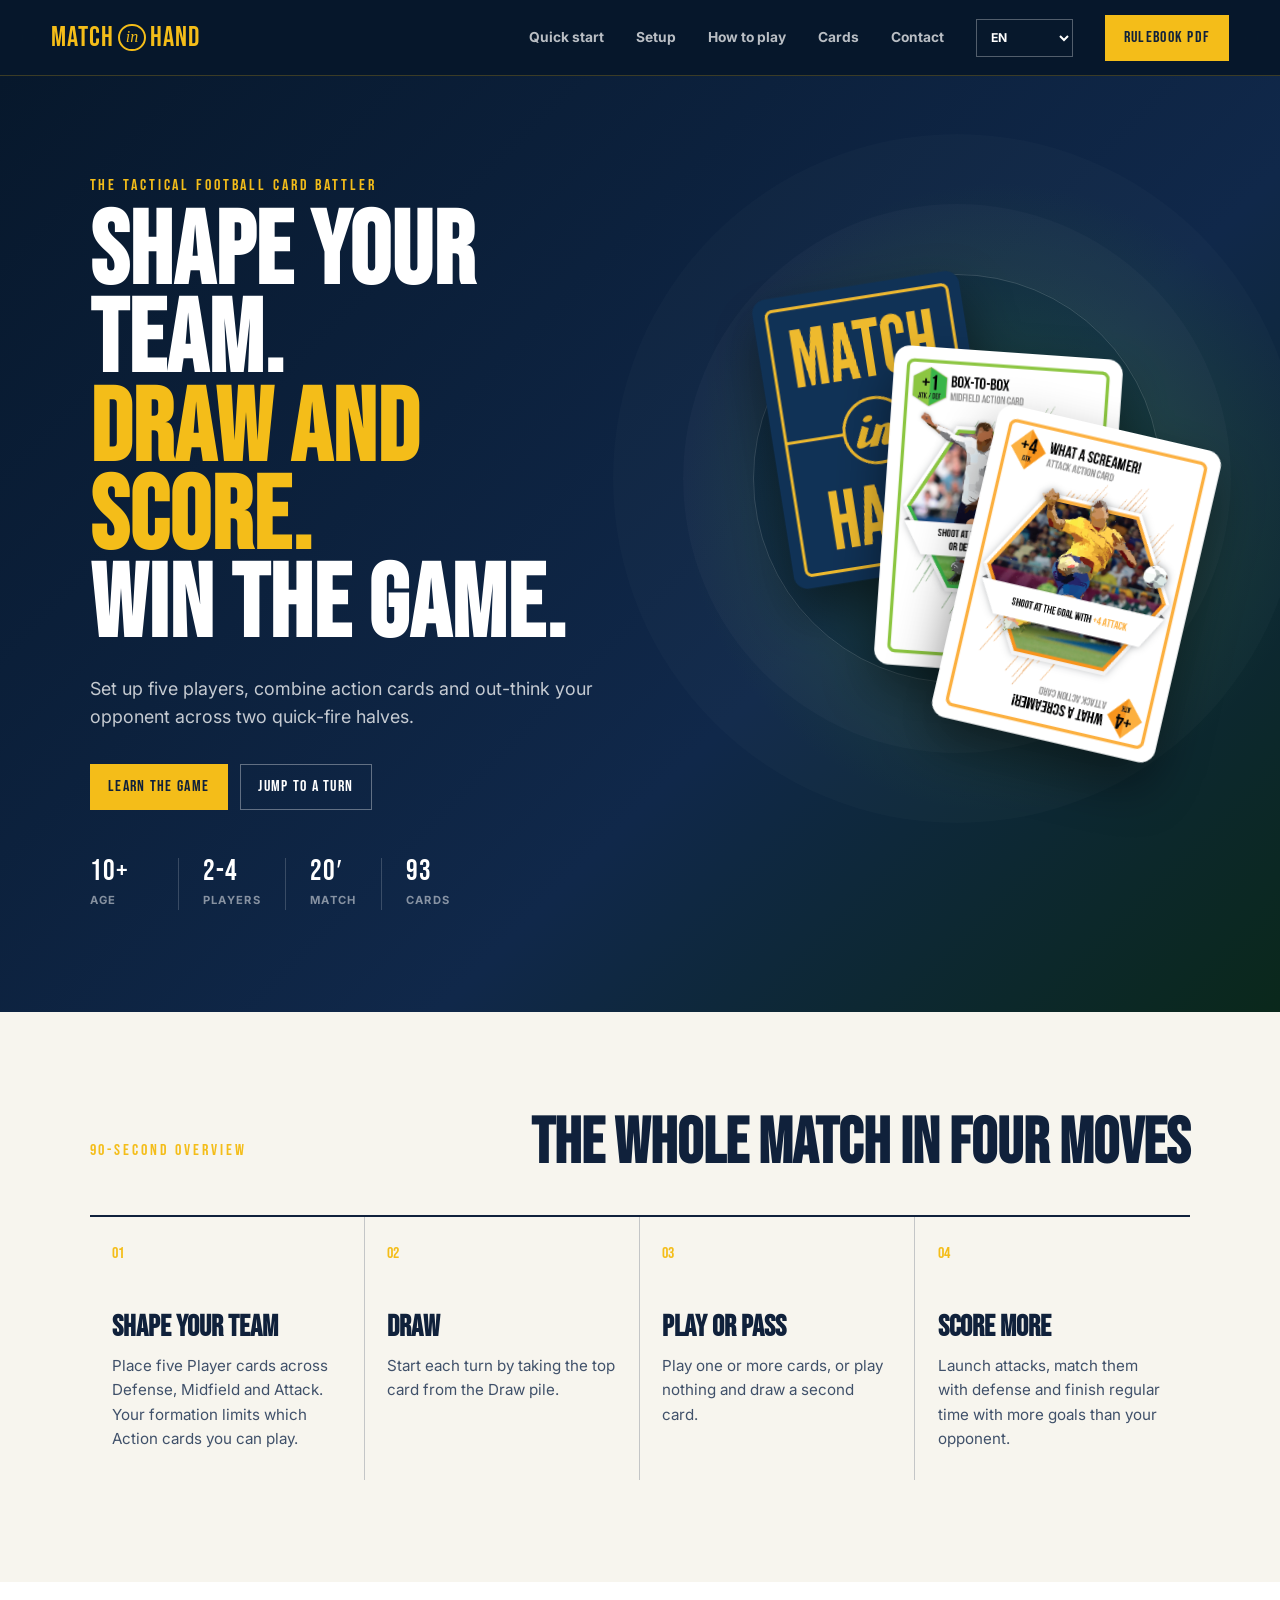
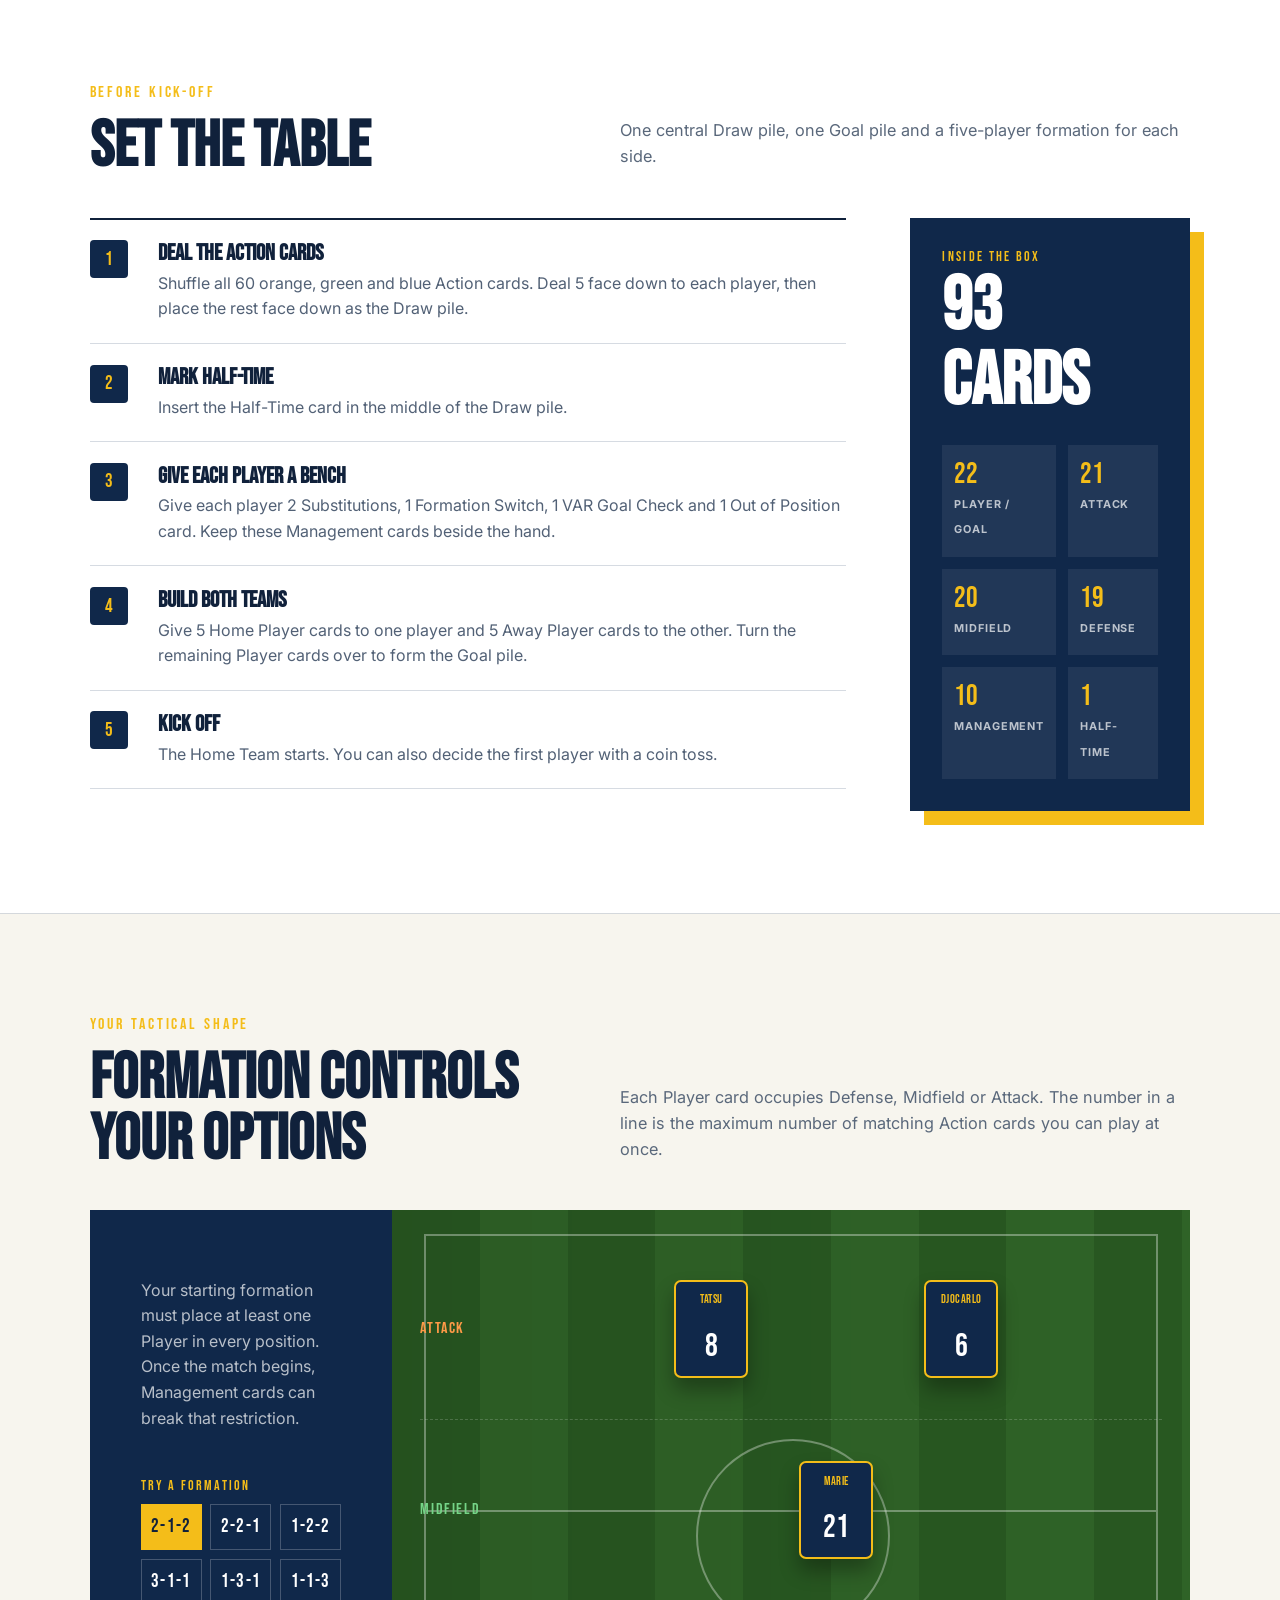
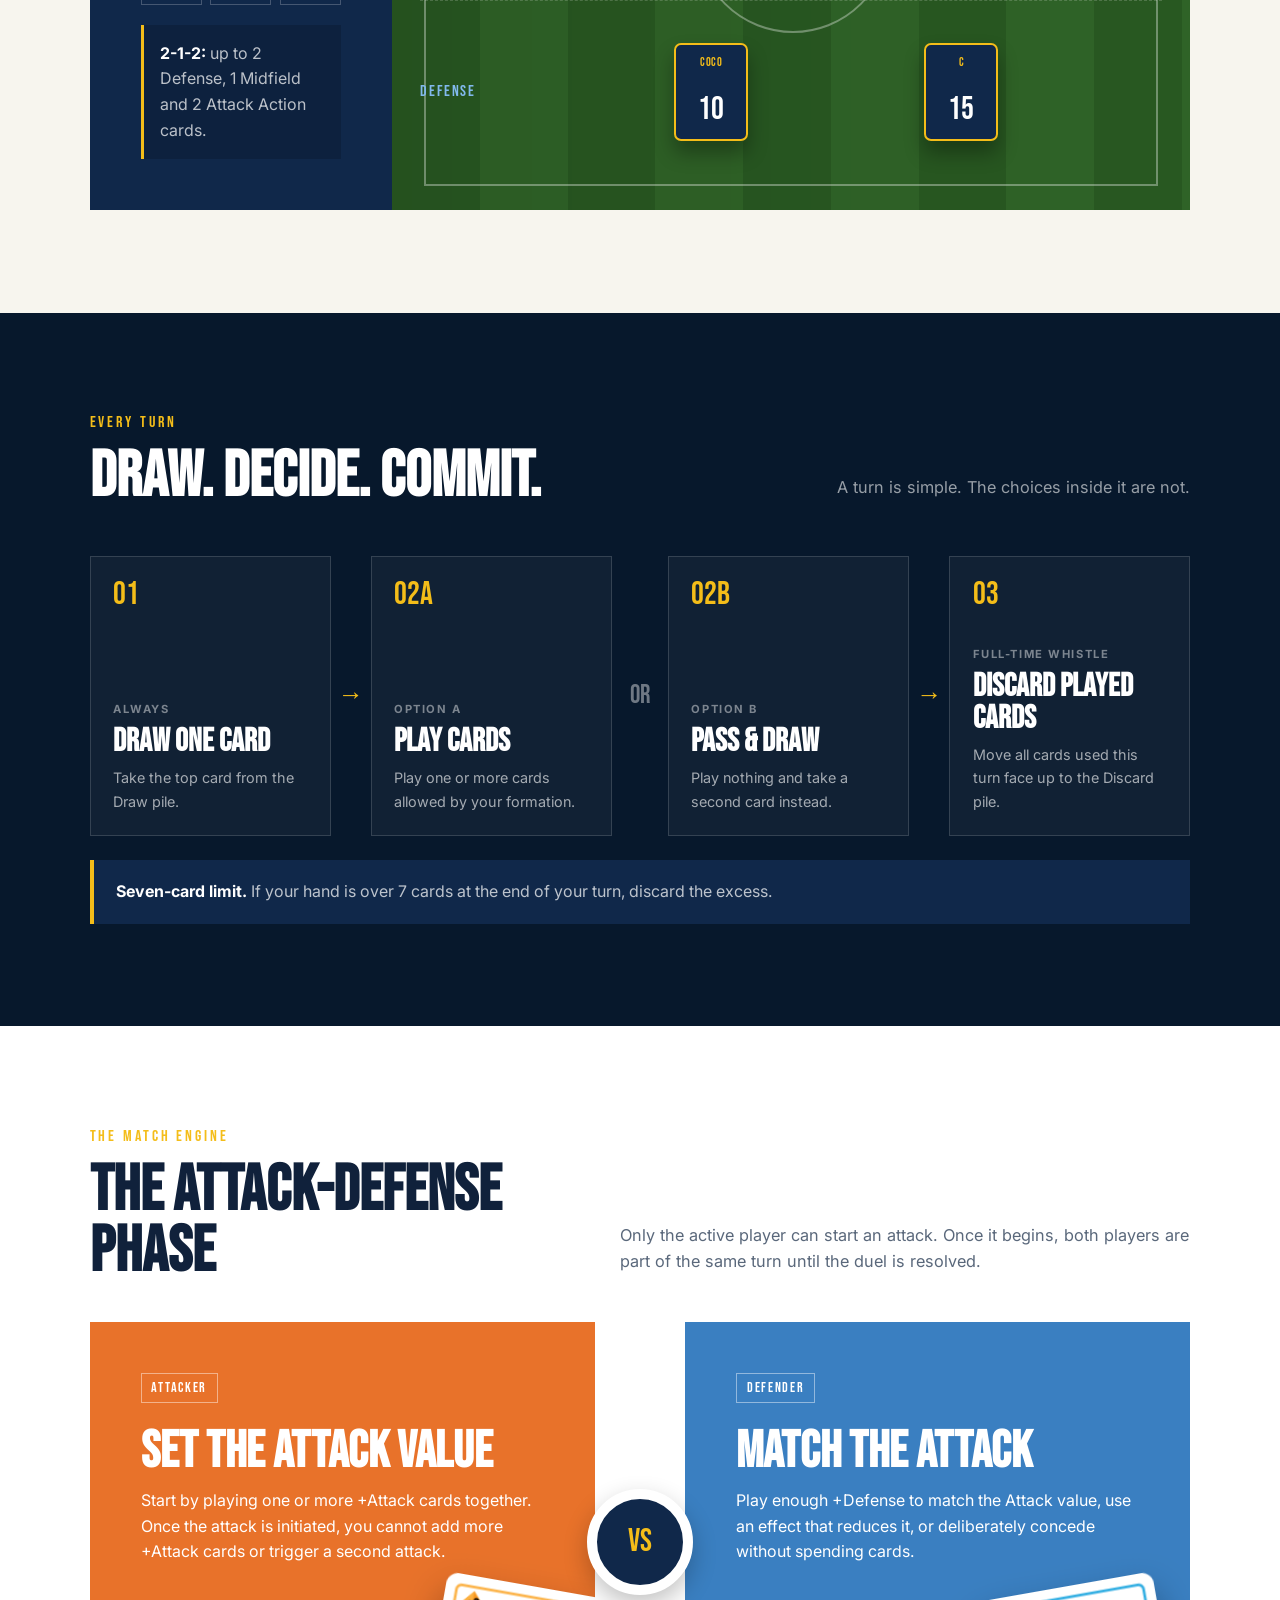
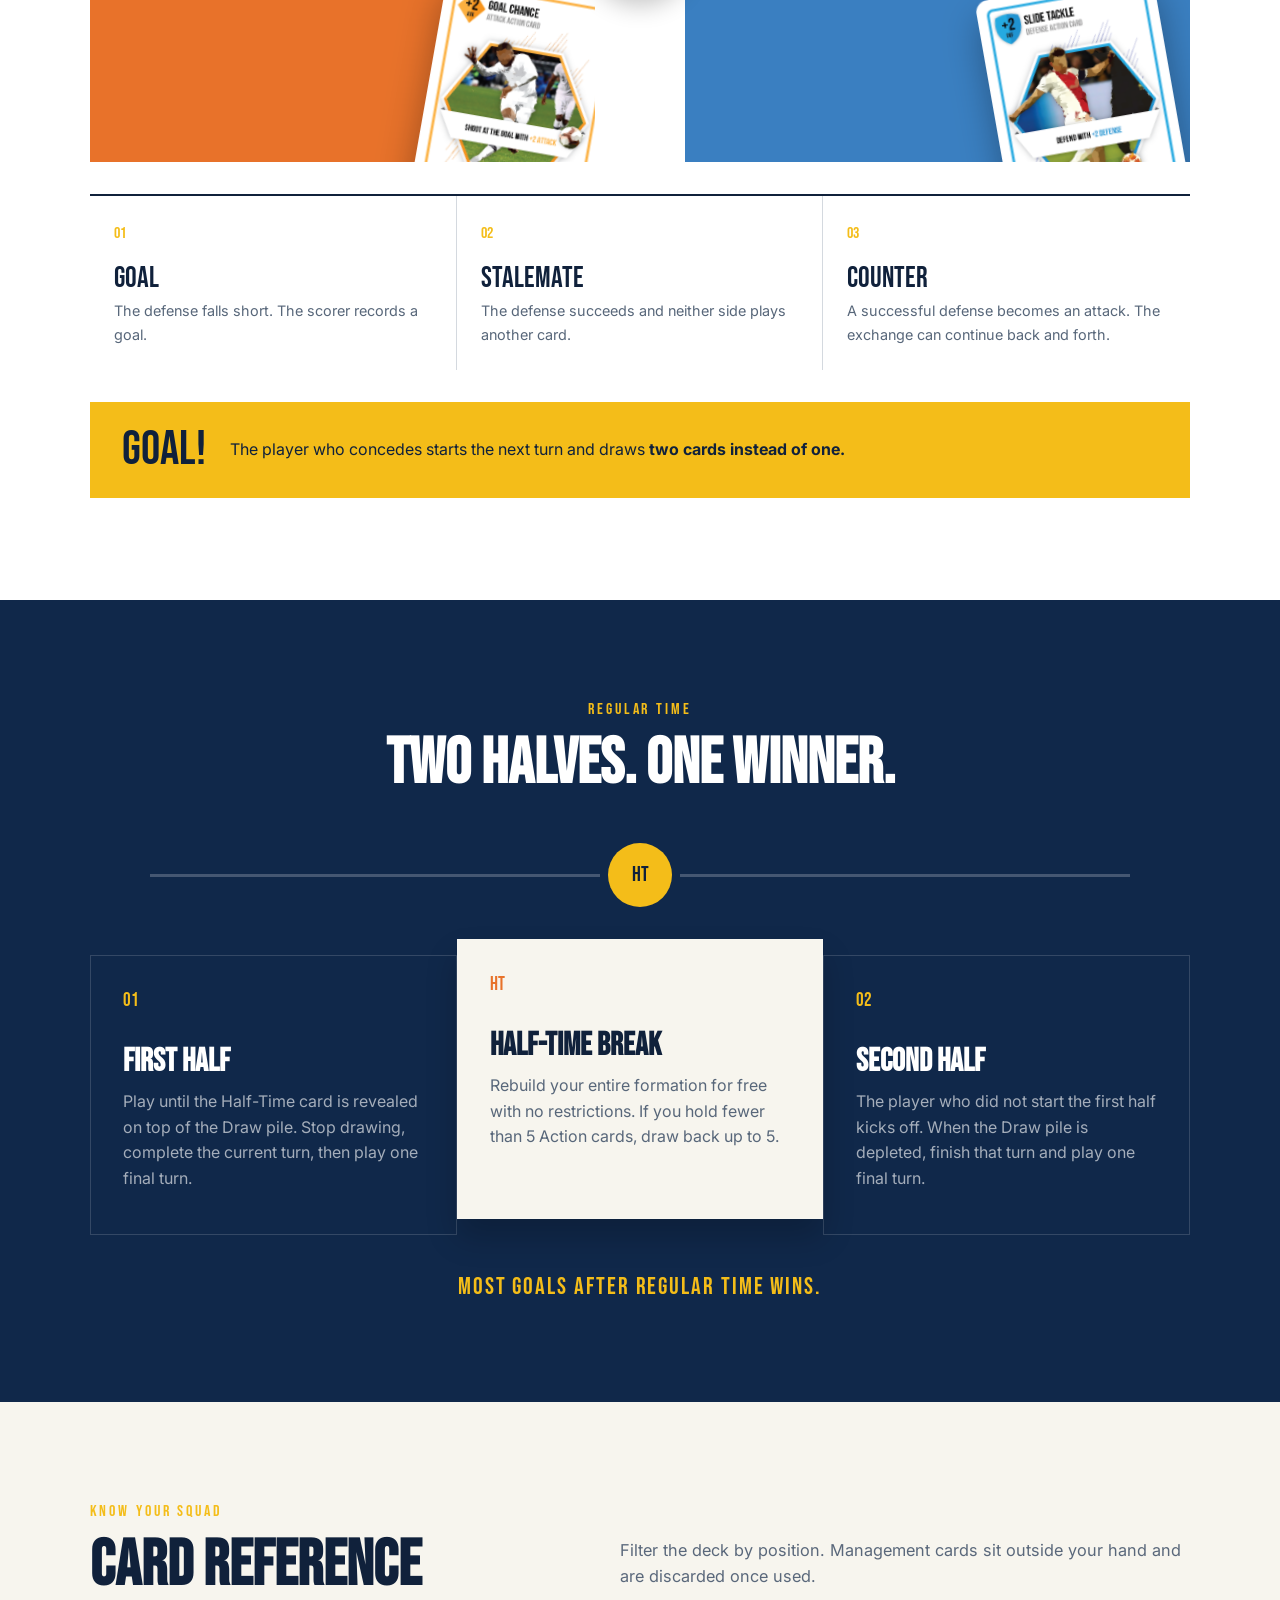
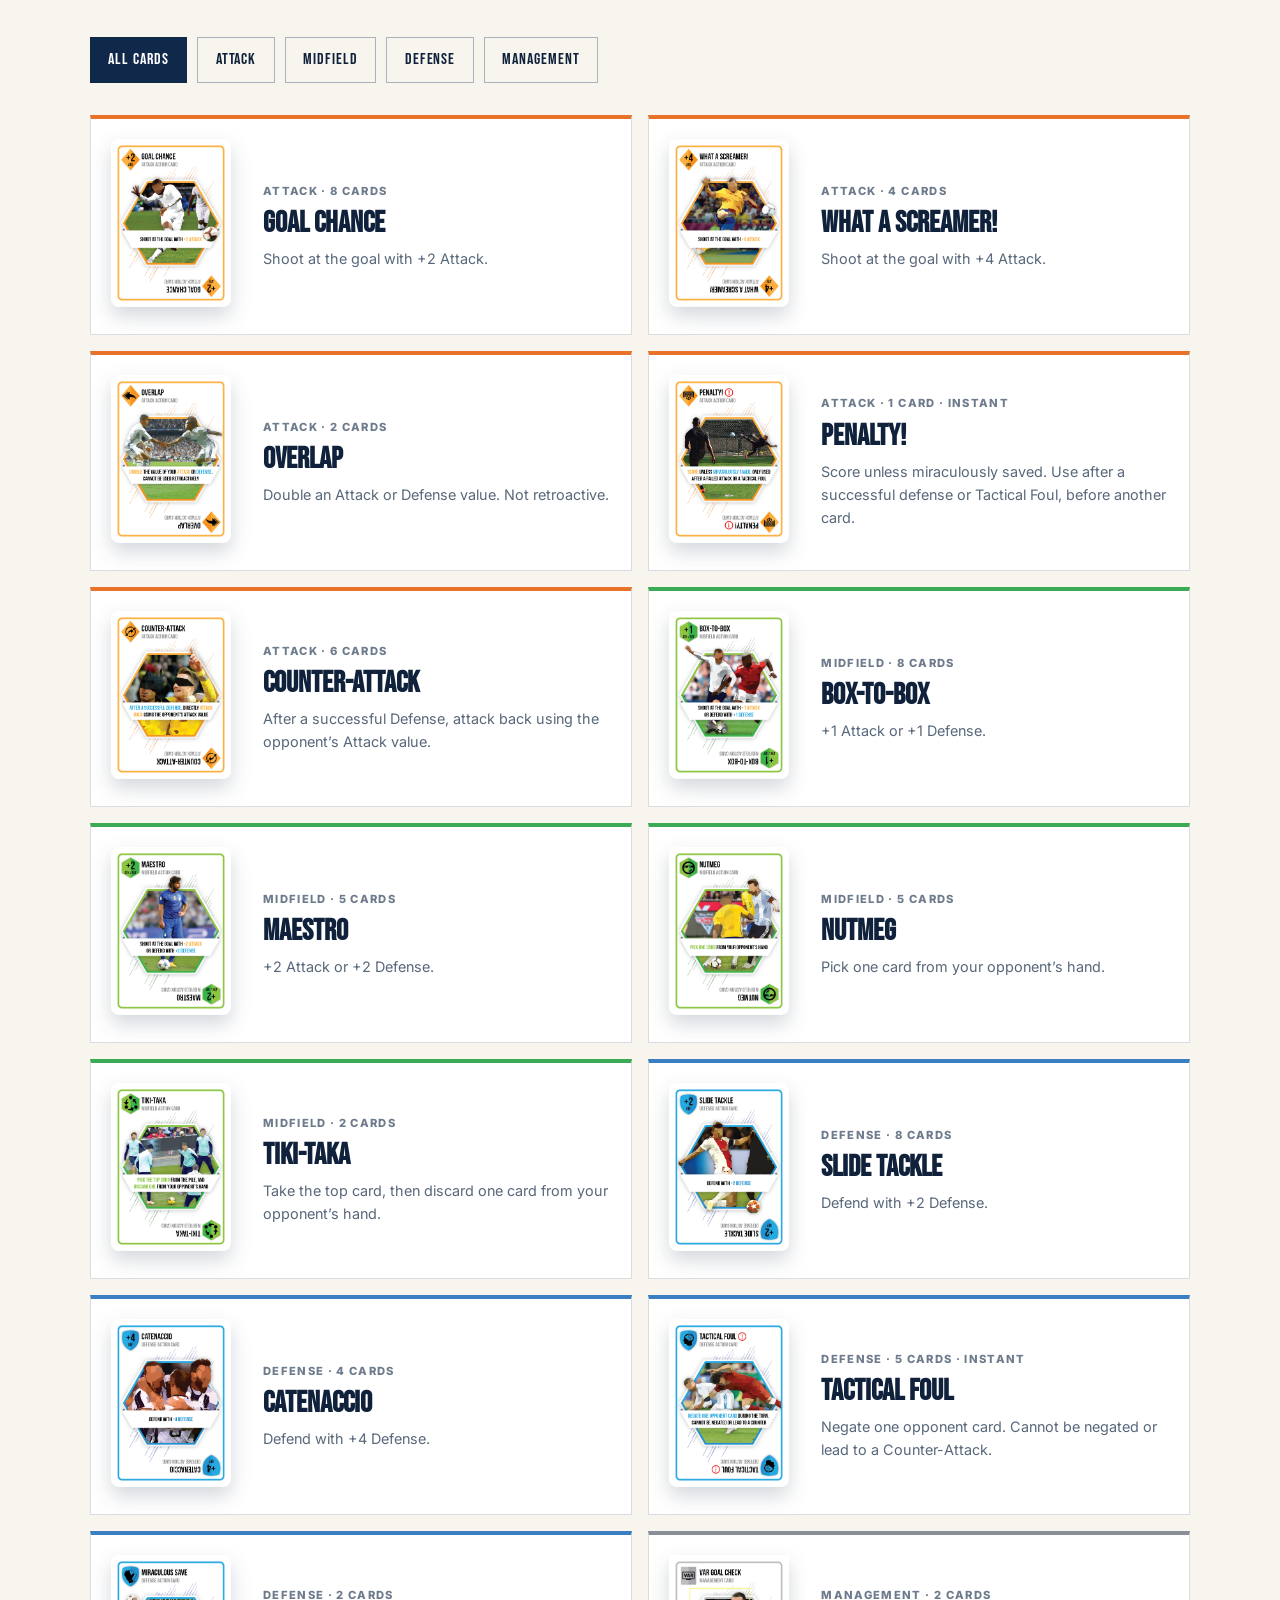
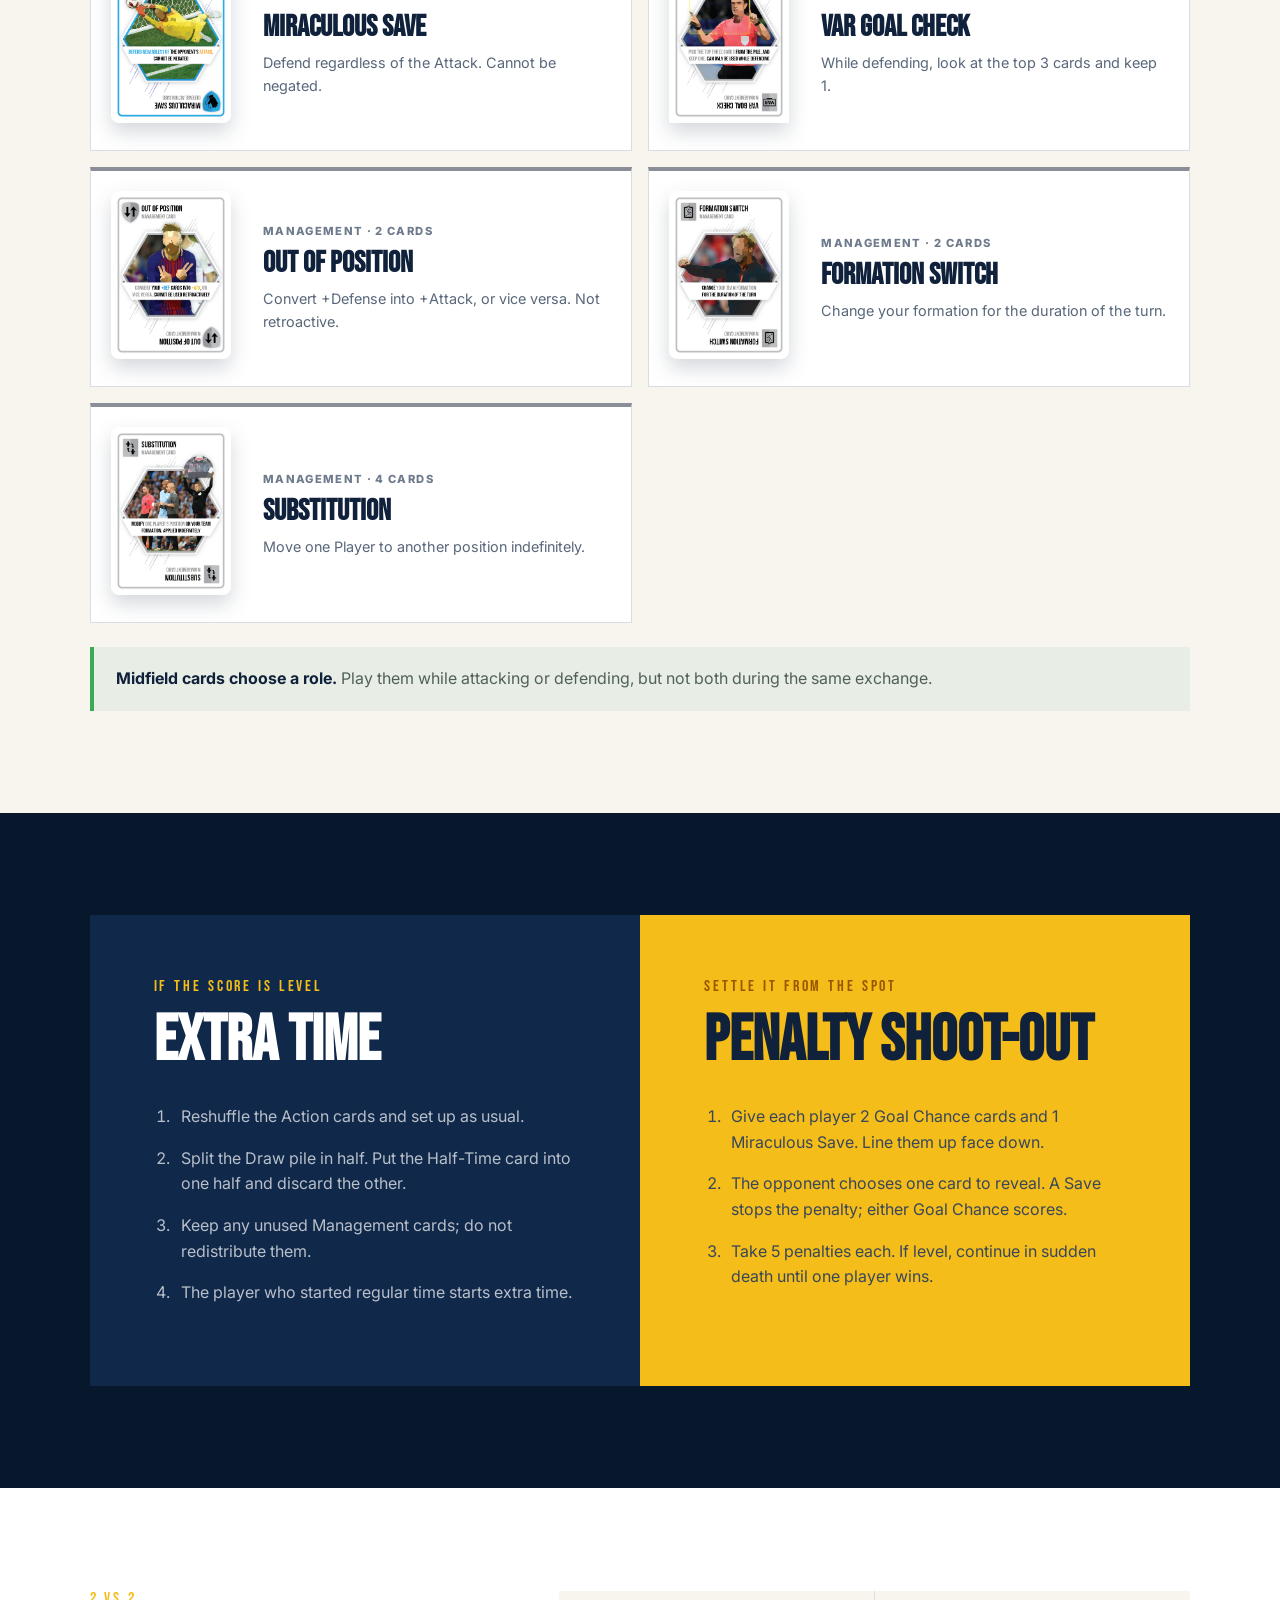
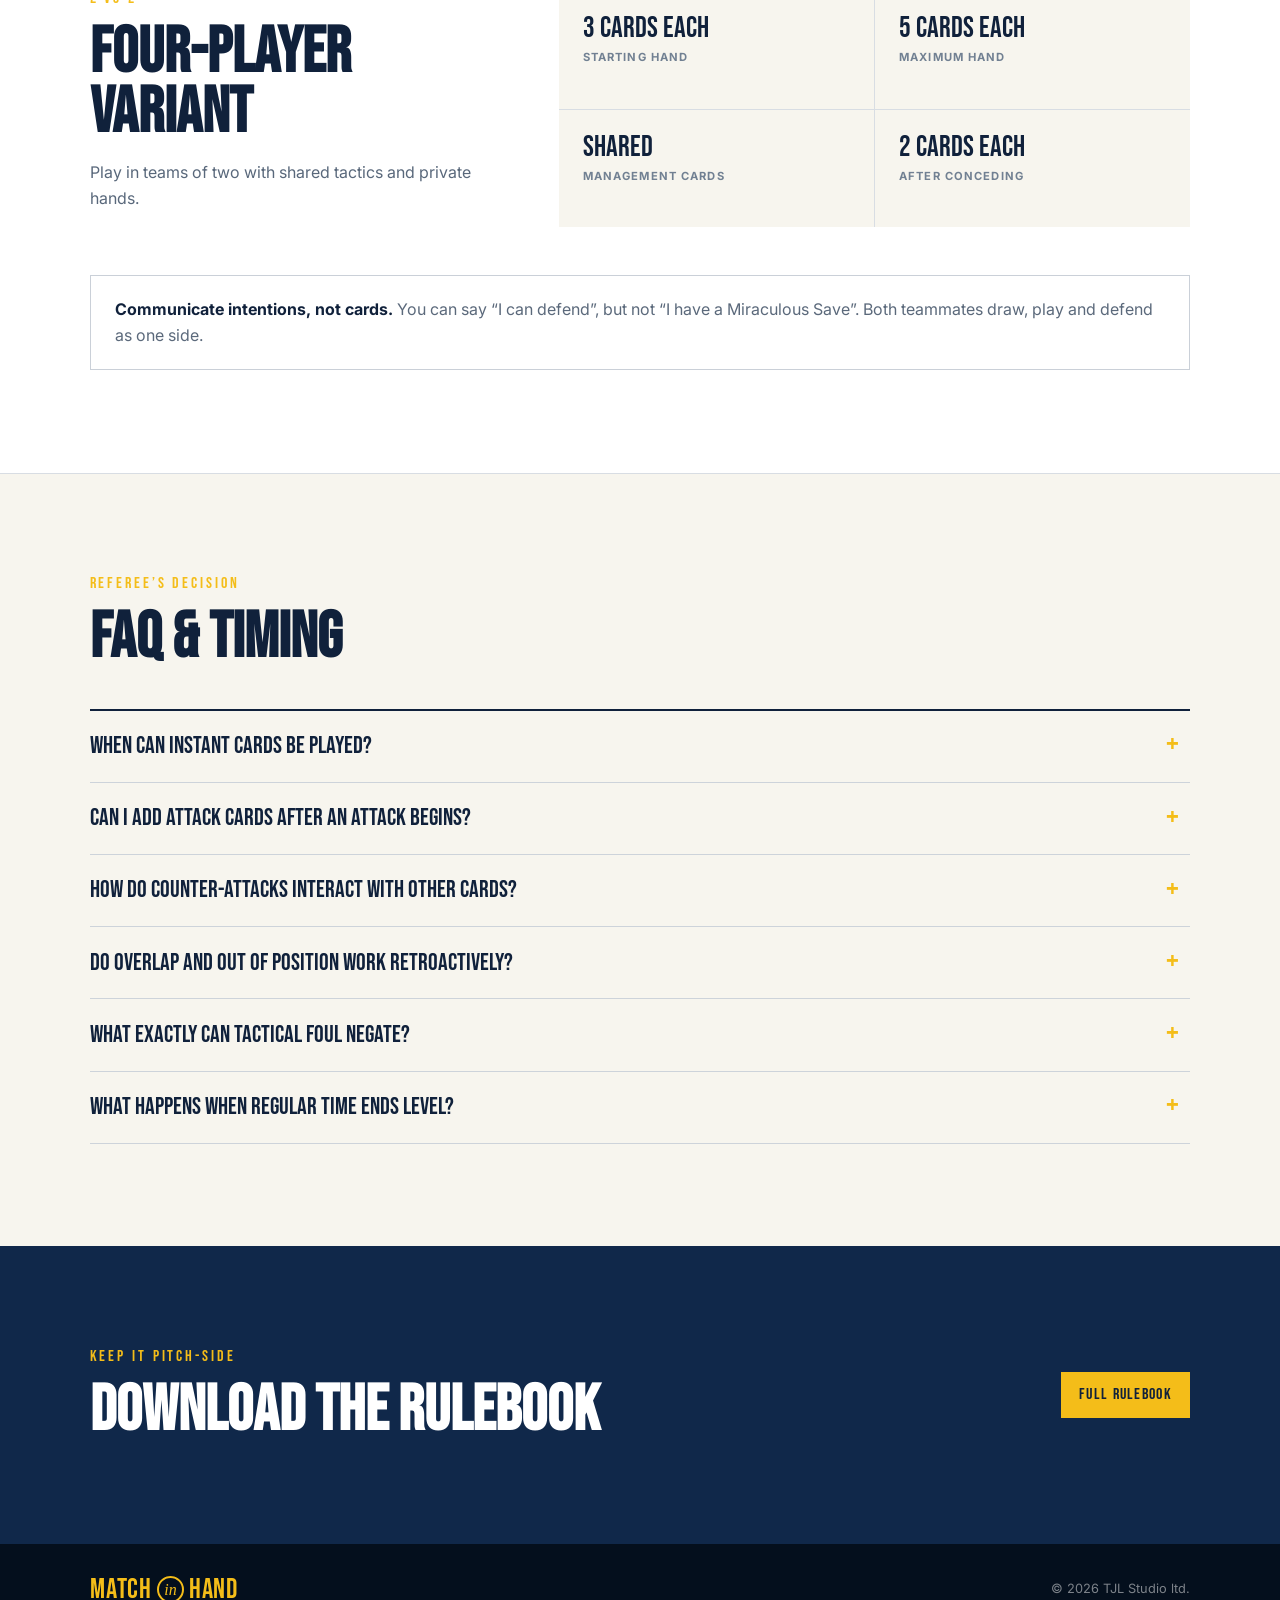
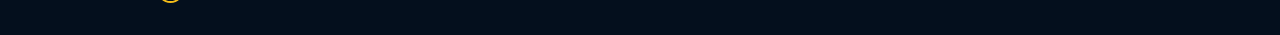
<file: index.html>
<!doctype html>
<html lang="en">
<head>
  <meta charset="utf-8">
  <meta name="viewport" content="width=device-width, initial-scale=1">
  <meta name="theme-color" content="#10284a">
  <meta name="description" content="Learn how to play Match In Hand, the fast-paced tactical football card battler.">
  <title>How to Play | Match In Hand</title>
  <link rel="preconnect" href="https://fonts.googleapis.com">
  <link rel="preconnect" href="https://fonts.gstatic.com" crossorigin>
  <link href="https://fonts.googleapis.com/css2?family=Bebas+Neue&family=Inter:wght@400;600;700;800&display=swap" rel="stylesheet">
  <link rel="icon" type="image/x-icon" href="assets/match-in-hand.ico">
  <link rel="stylesheet" href="assets/site.css?v=20260913-1">
</head>
<body data-page="rules">
  <a class="skip-link" href="#main">Skip to the rules</a>
  <header class="site-header">
    <a class="wordmark wordmark-match" href="#top" aria-label="Match In Hand home">
      <span>MATCH</span><i>in</i><span>HAND</span>
    </a>
    <nav aria-label="Primary navigation">
      <a href="#quick-start">Quick start</a>
      <a href="#setup">Setup</a>
      <a href="#turns">How to play</a>
      <a href="#cards">Cards</a>
      <a href="contact/">Contact</a>
    </nav>
    <label class="language-picker"><span class="sr-only">Language</span><select data-language-select aria-label="Language"><option value="en">EN</option><option value="fr">FR</option><option value="es">ES</option><option value="it">IT</option><option value="de">DE</option><option value="ja">日本語</option></select></label>
    <a class="header-cta" href="assets/MatchInHand_RulesSheet_v2.3.pdf" download>Rulebook PDF</a>
  </header>

  <main id="main">
    <section class="hero" id="top">
      <div class="hero-copy">
        <p class="eyebrow">The tactical football card battler</p>
        <h1>Shape your team.<br><em>Draw and score.</em><br>Win the game.</h1>
        <p class="hero-lede">Set up five players, combine action cards and out-think your opponent across two quick-fire halves.</p>
        <div class="hero-actions">
          <a class="button button-primary" href="#quick-start">Learn the game</a>
          <a class="button button-quiet" href="#turns">Jump to a turn</a>
        </div>
        <ul class="match-facts" aria-label="Game information">
          <li><strong>10+</strong><span>Age</span></li>
          <li><strong>2-4</strong><span>Players</span></li>
          <li><strong>20′</strong><span>Match</span></li>
          <li><strong>93</strong><span>Cards</span></li>
        </ul>
      </div>
      <div class="hero-art" aria-label="Match In Hand cards">
        <span class="pitch-ring" aria-hidden="true"></span>
        <img class="hero-card hero-card-back" src="assets/cards/MatchInHand_Card_Back.png" alt="Match In Hand card back">
        <img class="hero-card hero-card-mid" src="assets/cards/BoxToBox_Card_MID_BoxToBox.png" alt="Box-to-Box midfield action card">
        <img class="hero-card hero-card-atk" src="assets/cards/BoxToBox_Card_ATT_WhatAScreamer.png" alt="What a Screamer attack action card">
      </div>
    </section>

    <section class="quick-start section" id="quick-start">
      <div class="section-heading">
        <p class="eyebrow">90-second overview</p>
        <h2>The whole match in four moves</h2>
      </div>
      <ol class="quick-grid">
        <li><span>01</span><h3>Shape your team</h3><p>Place five Player cards across Defense, Midfield and Attack. Your formation limits which Action cards you can play.</p></li>
        <li><span>02</span><h3>Draw</h3><p>Start each turn by taking the top card from the Draw pile.</p></li>
        <li><span>03</span><h3>Play or pass</h3><p>Play one or more cards, or play nothing and draw a second card.</p></li>
        <li><span>04</span><h3>Score more</h3><p>Launch attacks, match them with defense and finish regular time with more goals than your opponent.</p></li>
      </ol>
    </section>

    <section class="setup section" id="setup">
      <div class="section-heading">
        <div><p class="eyebrow">Before kick-off</p><h2>Set the table</h2></div>
        <p class="section-intro">One central Draw pile, one Goal pile and a five-player formation for each side.</p>
      </div>
      <div class="setup-layout">
        <ol class="numbered-list">
          <li><span>1</span><div><h3>Deal the action cards</h3><p>Shuffle all 60 orange, green and blue Action cards. Deal 5 face down to each player, then place the rest face down as the Draw pile.</p></div></li>
          <li><span>2</span><div><h3>Mark half-time</h3><p>Insert the Half-Time card in the middle of the Draw pile.</p></div></li>
          <li><span>3</span><div><h3>Give each player a bench</h3><p>Give each player 2 Substitutions, 1 Formation Switch, 1 VAR Goal Check and 1 Out of Position card. Keep these Management cards beside the hand.</p></div></li>
          <li><span>4</span><div><h3>Build both teams</h3><p>Give 5 Home Player cards to one player and 5 Away Player cards to the other. Turn the remaining Player cards over to form the Goal pile.</p></div></li>
          <li><span>5</span><div><h3>Kick off</h3><p>The Home Team starts. You can also decide the first player with a coin toss.</p></div></li>
        </ol>
        <aside class="kit-panel" aria-label="Game components">
          <p class="panel-kicker">Inside the box</p>
          <h3>93 cards</h3>
          <ul class="component-list">
            <li><b>22</b><span>Player / Goal</span></li>
            <li><b>21</b><span>Attack</span></li>
            <li><b>20</b><span>Midfield</span></li>
            <li><b>19</b><span>Defense</span></li>
            <li><b>10</b><span>Management</span></li>
            <li><b>1</b><span>Half-Time</span></li>
          </ul>
        </aside>
      </div>
    </section>

    <section class="formation section" id="formation">
      <div class="section-heading">
        <div><p class="eyebrow">Your tactical shape</p><h2>Formation controls your options</h2></div>
        <p class="section-intro">Each Player card occupies Defense, Midfield or Attack. The number in a line is the maximum number of matching Action cards you can play at once.</p>
      </div>
      <div class="formation-shell">
        <div class="formation-copy">
          <p>Your starting formation must place at least one Player in every position. Once the match begins, Management cards can break that restriction.</p>
          <div class="preset-label">Try a formation</div>
          <div class="formation-presets" role="group" aria-label="Formation examples">
            <button type="button" data-formation="2-1-2" aria-pressed="true">2-1-2</button>
            <button type="button" data-formation="2-2-1" aria-pressed="false">2-2-1</button>
            <button type="button" data-formation="1-2-2" aria-pressed="false">1-2-2</button>
            <button type="button" data-formation="3-1-1" aria-pressed="false">3-1-1</button>
            <button type="button" data-formation="1-3-1" aria-pressed="false">1-3-1</button>
            <button type="button" data-formation="1-1-3" aria-pressed="false">1-1-3</button>
          </div>
          <p class="formation-note" id="formation-note"><strong>2-1-2:</strong> up to 2 Defense, 1 Midfield and 2 Attack Action cards.</p>
        </div>
        <div class="formation-board" aria-live="polite">
          <div class="pitch-markings" aria-hidden="true"></div>
          <div class="formation-lane attack-lane"><span>Attack</span><div class="player-row" data-line="attack"></div></div>
          <div class="formation-lane midfield-lane"><span>Midfield</span><div class="player-row" data-line="midfield"></div></div>
          <div class="formation-lane defense-lane"><span>Defense</span><div class="player-row" data-line="defense"></div></div>
        </div>
      </div>
    </section>

    <section class="turns section" id="turns">
      <div class="section-heading light-heading">
        <div><p class="eyebrow">Every turn</p><h2>Draw. Decide. Commit.</h2></div>
        <p class="section-intro">A turn is simple. The choices inside it are not.</p>
      </div>
      <div class="turn-track" aria-label="Turn sequence">
        <article><span class="turn-number">01</span><div><p class="turn-kicker">Always</p><h3>Draw one card</h3><p>Take the top card from the Draw pile.</p></div></article>
        <div class="track-arrow" aria-hidden="true">→</div>
        <article><span class="turn-number">02A</span><div><p class="turn-kicker">Option A</p><h3>Play cards</h3><p>Play one or more cards allowed by your formation.</p></div></article>
        <div class="track-or" aria-hidden="true">or</div>
        <article><span class="turn-number">02B</span><div><p class="turn-kicker">Option B</p><h3>Pass & draw</h3><p>Play nothing and take a second card instead.</p></div></article>
        <div class="track-arrow" aria-hidden="true">→</div>
        <article><span class="turn-number">03</span><div><p class="turn-kicker">Full-time whistle</p><h3>Discard played cards</h3><p>Move all cards used this turn face up to the Discard pile.</p></div></article>
      </div>
      <div class="touchline-note"><strong>Seven-card limit.</strong> If your hand is over 7 cards at the end of your turn, discard the excess.</div>
    </section>

    <section class="duel section" id="attack-defense">
      <div class="section-heading">
        <div><p class="eyebrow">The match engine</p><h2>The attack-defense phase</h2></div>
        <p class="section-intro">Only the active player can start an attack. Once it begins, both players are part of the same turn until the duel is resolved.</p>
      </div>
      <div class="duel-grid">
        <article class="duel-card attack-rule">
          <span class="phase-tag">Attacker</span>
          <h3>Set the attack value</h3>
          <p>Start by playing one or more +Attack cards together. Once the attack is initiated, you cannot add more +Attack cards or trigger a second attack.</p>
          <img src="assets/cards/BoxToBox_Card_ATT_GoalChance.png" alt="Goal Chance card: plus two Attack" loading="lazy">
        </article>
        <div class="versus" aria-hidden="true"><span>VS</span></div>
        <article class="duel-card defense-rule">
          <span class="phase-tag">Defender</span>
          <h3>Match the attack</h3>
          <p>Play enough +Defense to match the Attack value, use an effect that reduces it, or deliberately concede without spending cards.</p>
          <img src="assets/cards/BoxToBox_Card_DEF_SlideTackle.png" alt="Slide Tackle card: plus two Defense" loading="lazy">
        </article>
      </div>
      <div class="outcome-strip">
        <div><span>01</span><strong>Goal</strong><p>The defense falls short. The scorer records a goal.</p></div>
        <div><span>02</span><strong>Stalemate</strong><p>The defense succeeds and neither side plays another card.</p></div>
        <div><span>03</span><strong>Counter</strong><p>A successful defense becomes an attack. The exchange can continue back and forth.</p></div>
      </div>
      <div class="goal-rule"><span>GOAL!</span><p>The player who concedes starts the next turn and draws <strong>two cards instead of one.</strong></p></div>
    </section>

    <section class="match-clock section" id="match-clock">
      <div class="clock-heading">
        <p class="eyebrow">Regular time</p>
        <h2>Two halves. One winner.</h2>
      </div>
      <div class="clock-line" aria-hidden="true"><span></span><i>HT</i><span></span></div>
      <div class="halves-grid">
        <article><b>01</b><h3>First half</h3><p>Play until the Half-Time card is revealed on top of the Draw pile. Stop drawing, complete the current turn, then play one final turn.</p></article>
        <article class="halftime"><b>HT</b><h3>Half-time break</h3><p>Rebuild your entire formation for free with no restrictions. If you hold fewer than 5 Action cards, draw back up to 5.</p></article>
        <article><b>02</b><h3>Second half</h3><p>The player who did not start the first half kicks off. When the Draw pile is depleted, finish that turn and play one final turn.</p></article>
      </div>
      <p class="winner-line">Most goals after regular time wins.</p>
    </section>

    <section class="cards section" id="cards">
      <div class="section-heading">
        <div><p class="eyebrow">Know your squad</p><h2>Card reference</h2></div>
        <p class="section-intro">Filter the deck by position. Management cards sit outside your hand and are discarded once used.</p>
      </div>
      <div class="card-filters" role="group" aria-label="Filter card reference">
        <button type="button" data-filter="all" aria-pressed="true">All cards</button>
        <button type="button" data-filter="attack" aria-pressed="false">Attack</button>
        <button type="button" data-filter="midfield" aria-pressed="false">Midfield</button>
        <button type="button" data-filter="defense" aria-pressed="false">Defense</button>
        <button type="button" data-filter="management" aria-pressed="false">Management</button>
      </div>
      <div class="card-reference-grid">
        <article class="reference-card" data-type="attack"><img src="assets/cards/BoxToBox_Card_ATT_GoalChance.png" alt="Goal Chance" loading="lazy"><div><span>Attack · 8 cards</span><h3>Goal Chance</h3><p>Shoot at the goal with +2 Attack.</p></div></article>
        <article class="reference-card" data-type="attack"><img src="assets/cards/BoxToBox_Card_ATT_WhatAScreamer.png" alt="What a Screamer" loading="lazy"><div><span>Attack · 4 cards</span><h3>What a Screamer!</h3><p>Shoot at the goal with +4 Attack.</p></div></article>
        <article class="reference-card" data-type="attack"><img src="assets/cards/BoxToBox_Card_ATT_Overlap.png" alt="Overlap" loading="lazy"><div><span>Attack · 2 cards</span><h3>Overlap</h3><p>Double an Attack or Defense value. Not retroactive.</p></div></article>
        <article class="reference-card" data-type="attack"><img src="assets/cards/BoxToBox_Card_ATT_Penalty.png" alt="Penalty" loading="lazy"><div><span>Attack · 1 card · Instant</span><h3>Penalty!</h3><p>Score unless miraculously saved. Use after a successful defense or Tactical Foul, before another card.</p></div></article>
        <article class="reference-card" data-type="attack"><img src="assets/cards/BoxToBox_Card_ATT_CounterAttack.png" alt="Counter-Attack" loading="lazy"><div><span>Attack · 6 cards</span><h3>Counter-Attack</h3><p>After a successful Defense, attack back using the opponent’s Attack value.</p></div></article>
        <article class="reference-card" data-type="midfield"><img src="assets/cards/BoxToBox_Card_MID_BoxToBox.png" alt="Box-to-Box" loading="lazy"><div><span>Midfield · 8 cards</span><h3>Box-to-Box</h3><p>+1 Attack or +1 Defense.</p></div></article>
        <article class="reference-card" data-type="midfield"><img src="assets/cards/BoxToBox_Card_MID_Maestro.png" alt="Maestro" loading="lazy"><div><span>Midfield · 5 cards</span><h3>Maestro</h3><p>+2 Attack or +2 Defense.</p></div></article>
        <article class="reference-card" data-type="midfield"><img src="assets/cards/BoxToBox_Card_MID_Nutmeg.png" alt="Nutmeg" loading="lazy"><div><span>Midfield · 5 cards</span><h3>Nutmeg</h3><p>Pick one card from your opponent’s hand.</p></div></article>
        <article class="reference-card" data-type="midfield"><img src="assets/cards/BoxToBox_Card_MID_TikiTaka.png" alt="Tiki-Taka" loading="lazy"><div><span>Midfield · 2 cards</span><h3>Tiki-Taka</h3><p>Take the top card, then discard one card from your opponent’s hand.</p></div></article>
        <article class="reference-card" data-type="defense"><img src="assets/cards/BoxToBox_Card_DEF_SlideTackle.png" alt="Slide Tackle" loading="lazy"><div><span>Defense · 8 cards</span><h3>Slide Tackle</h3><p>Defend with +2 Defense.</p></div></article>
        <article class="reference-card" data-type="defense"><img src="assets/cards/BoxToBox_Card_DEF_Catenaccio.png" alt="Catenaccio" loading="lazy"><div><span>Defense · 4 cards</span><h3>Catenaccio</h3><p>Defend with +4 Defense.</p></div></article>
        <article class="reference-card" data-type="defense"><img src="assets/cards/BoxToBox_Card_DEF_TacticalFoul.png" alt="Tactical Foul" loading="lazy"><div><span>Defense · 5 cards · Instant</span><h3>Tactical Foul</h3><p>Negate one opponent card. Cannot be negated or lead to a Counter-Attack.</p></div></article>
        <article class="reference-card" data-type="defense"><img src="assets/cards/BoxToBox_Card_DEF_MiraculousSave.png" alt="Miraculous Save" loading="lazy"><div><span>Defense · 2 cards</span><h3>Miraculous Save</h3><p>Defend regardless of the Attack. Cannot be negated.</p></div></article>
        <article class="reference-card" data-type="management"><img src="assets/cards/BoxToBox_Card_MGT_VARGoalCheck.png" alt="VAR Goal Check" loading="lazy"><div><span>Management · 2 cards</span><h3>VAR Goal Check</h3><p>While defending, look at the top 3 cards and keep 1.</p></div></article>
        <article class="reference-card" data-type="management"><img src="assets/cards/BoxToBox_Card_MGT_OutOfPosition.png" alt="Out of Position" loading="lazy"><div><span>Management · 2 cards</span><h3>Out of Position</h3><p>Convert +Defense into +Attack, or vice versa. Not retroactive.</p></div></article>
        <article class="reference-card" data-type="management"><img src="assets/cards/BoxToBox_Card_MGT_FormationSwitch.png" alt="Formation Switch" loading="lazy"><div><span>Management · 2 cards</span><h3>Formation Switch</h3><p>Change your formation for the duration of the turn.</p></div></article>
        <article class="reference-card" data-type="management"><img src="assets/cards/BoxToBox_Card_MGT_Substitution.png" alt="Substitution" loading="lazy"><div><span>Management · 4 cards</span><h3>Substitution</h3><p>Move one Player to another position indefinitely.</p></div></article>
      </div>
      <p class="midfield-rule"><strong>Midfield cards choose a role.</strong> Play them while attacking or defending, but not both during the same exchange.</p>
    </section>

    <section class="extra section" id="extra-time">
      <div class="extra-grid">
        <article>
          <p class="eyebrow">If the score is level</p><h2>Extra time</h2>
          <ol><li>Reshuffle the Action cards and set up as usual.</li><li>Split the Draw pile in half. Put the Half-Time card into one half and discard the other.</li><li>Keep any unused Management cards; do not redistribute them.</li><li>The player who started regular time starts extra time.</li></ol>
        </article>
        <article class="shootout">
          <p class="eyebrow">Settle it from the spot</p><h2>Penalty shoot-out</h2>
          <ol><li>Give each player 2 Goal Chance cards and 1 Miraculous Save. Line them up face down.</li><li>The opponent chooses one card to reveal. A Save stops the penalty; either Goal Chance scores.</li><li>Take 5 penalties each. If level, continue in sudden death until one player wins.</li></ol>
        </article>
      </div>
    </section>

    <section class="four-player section" id="four-player">
      <div class="four-player-copy"><p class="eyebrow">2 vs 2</p><h2>Four-player variant</h2><p>Play in teams of two with shared tactics and private hands.</p></div>
      <ul>
        <li><strong>3 cards each</strong><span>Starting hand</span></li>
        <li><strong>5 cards each</strong><span>Maximum hand</span></li>
        <li><strong>Shared</strong><span>Management cards</span></li>
        <li><strong>2 cards each</strong><span>After conceding</span></li>
      </ul>
      <div class="team-rule"><strong>Communicate intentions, not cards.</strong> You can say “I can defend”, but not “I have a Miraculous Save”. Both teammates draw, play and defend as one side.</div>
    </section>

    <section class="faq section" id="faq">
      <div class="section-heading"><div><p class="eyebrow">Referee’s decision</p><h2>FAQ & timing</h2></div></div>
      <div class="faq-list">
        <details><summary>When can Instant cards be played?</summary><p>Whenever an opponent plays a card, unless the card says otherwise. Penalty! is played immediately after a successful defense or Tactical Foul and before any additional card. Tactical Foul can stop a Counter-Attack if it is played just before the Counter and the opponent defended with +Defense cards.</p></details>
        <details><summary>Can I add Attack cards after an attack begins?</summary><p>No. Choose the complete initial Attack value when you launch the attack. Once initiated, you cannot add more +Attack cards or trigger a second attack.</p></details>
        <details><summary>How do Counter-Attacks interact with other cards?</summary><p>A Counter-Attack can be boosted by Overlap, but not by adding +Attack cards. Once the Counter-Attack is played, the Defense cards used before it can no longer be negated. An Instant card can still stop the counter if played immediately before it.</p></details>
        <details><summary>Do Overlap and Out of Position work retroactively?</summary><p>No. Their effects only apply to cards played together with them, never to cards already used earlier in the turn.</p></details>
        <details><summary>What exactly can Tactical Foul negate?</summary><p>If it negates an Attack card, the opponent cannot add more Attack cards. If it negates a Defense card, the opponent may continue defending. It cannot negate a card effect that has already resolved during the turn.</p></details>
        <details><summary>What happens when regular time ends level?</summary><p>Players can agree to a draw, play Extra Time and then a shoot-out if needed, or go directly to the Penalty Shoot-Out.</p></details>
      </div>
    </section>

    <section class="download section">
      <div><p class="eyebrow">Keep it pitch-side</p><h2>Download the Rulebook</h2></div>
      <div class="download-actions"><a class="button button-primary" href="assets/MatchInHand_RulesSheet_v2.3.pdf" download>Full rulebook</a></div>
    </section>
  </main>

  <footer><a class="wordmark wordmark-match" href="#top"><span>MATCH</span><i>in</i><span>HAND</span></a><span>© 2026 TJL Studio ltd.</span></footer>

  <script src="assets/ja.js?v=20260913-1"></script>
  <script src="assets/i18n.js?v=20260913-1"></script>
  <script src="assets/site.js?v=20260913-1"></script>
</body>
</html>
</file>
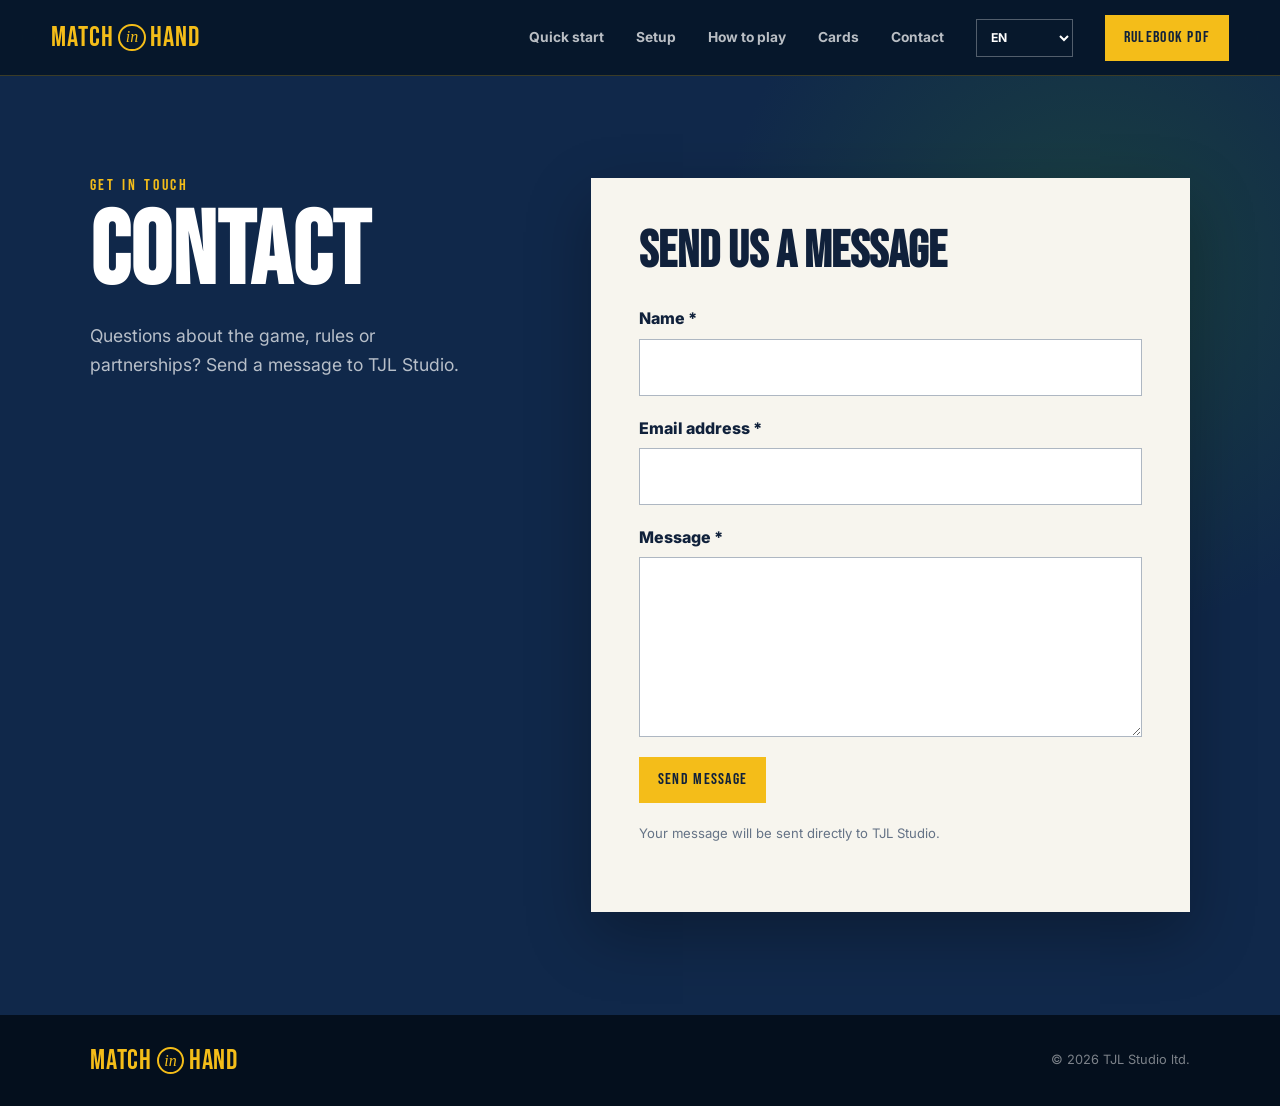
<file: contact/index.html>
<!doctype html>
<html lang="en">
<head>
  <meta charset="utf-8">
  <meta name="viewport" content="width=device-width, initial-scale=1">
  <meta name="theme-color" content="#10284a">
  <meta name="description" content="Contact TJL Studio about Match In Hand.">
  <title>Contact | Match In Hand</title>
  <link rel="preconnect" href="https://fonts.googleapis.com">
  <link rel="preconnect" href="https://fonts.gstatic.com" crossorigin>
  <link href="https://fonts.googleapis.com/css2?family=Bebas+Neue&family=Inter:wght@400;600;700;800&display=swap" rel="stylesheet">
  <link rel="icon" type="image/x-icon" href="../assets/match-in-hand.ico">
  <link rel="stylesheet" href="../assets/site.css?v=20260913-1">
</head>
<body data-page="contact">
  <a class="skip-link" href="#main">Skip to contact</a>
  <header class="site-header">
    <a class="wordmark wordmark-match" href="../" aria-label="Match In Hand home"><span>MATCH</span><i>in</i><span>HAND</span></a>
    <nav aria-label="Primary navigation">
      <a href="../#quick-start">Quick start</a>
      <a href="../#setup">Setup</a>
      <a href="../#turns">How to play</a>
      <a href="../#cards">Cards</a>
      <a href="./" aria-current="page">Contact</a>
    </nav>
    <label class="language-picker"><span class="sr-only">Language</span><select data-language-select aria-label="Language"><option value="en">EN</option><option value="fr">FR</option><option value="es">ES</option><option value="it">IT</option><option value="de">DE</option><option value="ja">日本語</option></select></label>
    <a class="header-cta" href="../assets/MatchInHand_RulesSheet_v2.3.pdf" download>Rulebook PDF</a>
  </header>
  <main class="contact-main" id="main">
    <section class="contact-intro">
      <div class="contact-copy">
        <p class="eyebrow">Get in touch</p>
        <h1>Contact</h1>
        <p>Questions about the game, rules or partnerships? Send a message to TJL Studio.</p>
      </div>
      <div class="contact-panel">
        <h2>Send us a message</h2>
        <form class="contact-form" id="contact-form" action="https://formsubmit.co/Benoit.gille@tjl-studio.com" method="POST">
          <input type="hidden" name="_url" value="https://matchinhand.com/contact/">
          <input type="hidden" name="_subject" value="New Match In Hand website message">
          <input type="hidden" name="_template" value="table">
          <input type="hidden" name="_captcha" value="false">
          <input class="form-honey" type="text" name="_honey" tabindex="-1" autocomplete="off" aria-hidden="true">
          <label>Name *<input type="text" name="name" autocomplete="name" required></label>
          <label>Email address *<input type="email" name="email" autocomplete="email" required></label>
          <label>Message *<textarea name="message" required></textarea></label>
          <button class="button button-primary" type="submit">Send message</button>
          <p class="form-help">Your message will be sent directly to TJL Studio.</p>
          <p class="form-status" id="form-status" role="status" aria-live="polite"></p>
        </form>
      </div>
    </section>
  </main>
  <footer><a class="wordmark wordmark-match" href="../"><span>MATCH</span><i>in</i><span>HAND</span></a><span>© 2026 TJL Studio ltd.</span></footer>
  <script src="../assets/ja.js?v=20260913-1"></script>
  <script src="../assets/i18n.js?v=20260913-1"></script>
  <script src="../assets/contact.js?v=20260913-1"></script>
</body>
</html>
</file>
<file: assets/site.css>
:root {
  --navy: #10284a;
  --navy-deep: #07182c;
  --navy-soft: #1b3a61;
  --gold: #f4bd19;
  --paper: #f7f5ee;
  --ink: #10213b;
  --attack: #e8722a;
  --midfield: #3aaa55;
  --defense: #3a7fc1;
  --management: #8a8e96;
}

* { box-sizing: border-box; }
html { scroll-behavior: smooth; }
body { margin: 0; background: var(--navy-deep); color: #fff; font-family: Inter, sans-serif; font-size: 1rem; line-height: 1.6; }
html[lang="ja"] body { font-family: "Yu Gothic", "Hiragino Kaku Gothic ProN", Meiryo, sans-serif; }
html[lang="ja"] h1, html[lang="ja"] h2, html[lang="ja"] h3, html[lang="ja"] .eyebrow, html[lang="ja"] .button, html[lang="ja"] .header-cta { font-family: "Yu Gothic", "Hiragino Kaku Gothic ProN", Meiryo, sans-serif; text-transform: none; letter-spacing: .02em; font-weight: 800; }
html[lang="ja"] .hero h1 { max-width: none; font-size: clamp(1.9rem, 4vw, 4.8rem); line-height: 1.15; white-space: nowrap; }
img { max-width: 100%; display: block; }
a { color: inherit; }
.sr-only { position: absolute; width: 1px; height: 1px; padding: 0; margin: -1px; overflow: hidden; clip: rect(0,0,0,0); white-space: nowrap; border: 0; }
.skip-link { position: fixed; left: 1rem; top: -4rem; z-index: 100; background: #fff; color: var(--ink); padding: .7rem 1rem; }
.skip-link:focus { top: 1rem; }
.site-header { position: sticky; top: 0; z-index: 50; min-height: 76px; display: flex; align-items: center; gap: 2rem; padding: .75rem clamp(1rem, 4vw, 4rem); background: rgba(7, 24, 44, .92); border-bottom: 1px solid rgba(244, 189, 25, .22); backdrop-filter: blur(18px); }
.wordmark { display: inline-flex; align-items: center; gap: .28rem; text-decoration: none; color: var(--gold); font: 2rem/1 Bebas Neue, sans-serif; letter-spacing: .05em; }
.wordmark i { display: grid; place-items: center; width: 1.7rem; aspect-ratio: 1; border: 2px solid currentColor; border-radius: 50%; font: italic 1rem/1 Georgia, serif; letter-spacing: 0; }
.wordmark-match { font-size: 1.72rem; letter-spacing: .035em; }
.site-header nav { display: flex; align-items: center; gap: clamp(1rem, 2.5vw, 2.25rem); margin-left: auto; }
.site-header nav a { color: rgba(255,255,255,.72); text-decoration: none; font-size: .86rem; font-weight: 700; }
.site-header nav a:hover, .site-header nav a:focus-visible { color: var(--gold); }
.language-picker select { min-height: 38px; padding: .45rem 1.8rem .45rem .65rem; border: 1px solid rgba(255,255,255,.3); border-radius: 0; background: var(--navy-deep); color: #fff; font: 700 .76rem/1 Inter, sans-serif; cursor: pointer; }
.header-cta, .button { display: inline-flex; align-items: center; justify-content: center; min-height: 46px; padding: .7rem 1.1rem; text-decoration: none; text-transform: uppercase; font: 1rem/1 Bebas Neue, sans-serif; letter-spacing: .08em; border: 1px solid var(--gold); }
.header-cta, .button-primary { background: var(--gold); color: var(--ink); }
.button-quiet { background: transparent; color: #fff; border-color: rgba(255,255,255,.35); }
.hero { position: relative; min-height: calc(100svh - 76px); display: grid; grid-template-columns: minmax(0, 1.05fr) minmax(360px, .95fr); align-items: center; gap: clamp(2rem, 6vw, 7rem); overflow: hidden; padding: clamp(4rem, 8vw, 8rem) clamp(1.25rem, 7vw, 8rem); background: radial-gradient(circle at 78% 45%, rgba(43,106,47,.52), transparent 28%), linear-gradient(135deg, var(--navy-deep), var(--navy) 62%, #0a281b); }
.hero::before { display: none; }
.hero-copy, .hero-art { position: relative; z-index: 1; }
.eyebrow { margin: 0 0 1rem; color: var(--gold); font: 1rem/1 Bebas Neue, sans-serif; letter-spacing: .18em; text-transform: uppercase; }
h1, h2, h3 { font-family: Bebas Neue, sans-serif; text-transform: uppercase; }
h1 { max-width: 830px; margin: 0; font-size: clamp(4rem, 8vw, 7.8rem); line-height: .86; letter-spacing: .01em; }
h1 em { color: var(--gold); font-style: normal; }
.hero-lede { max-width: 690px; margin: 1.5rem 0 0; color: rgba(255,255,255,.76); font-size: clamp(1rem, 1.4vw, 1.2rem); }
.hero-actions { display: flex; flex-wrap: wrap; gap: .75rem; margin-top: 2rem; }
.match-facts { display: flex; flex-wrap: wrap; gap: 0; margin: 3rem 0 0; padding: 0; list-style: none; }
.match-facts li { min-width: 88px; padding: 0 1.5rem; border-left: 1px solid rgba(255,255,255,.18); }
.match-facts li:first-child { padding-left: 0; border-left: 0; }
.match-facts strong { display: block; color: #fff; font: 1.8rem/1 Bebas Neue, sans-serif; letter-spacing: .04em; }
.match-facts span { display: block; margin-top: .3rem; color: rgba(255,255,255,.5); font-size: .7rem; font-weight: 700; text-transform: uppercase; letter-spacing: .12em; }
.hero-art { min-height: 600px; }
.pitch-ring { position: absolute; width: 84%; aspect-ratio: 1; left: 10%; top: 5%; border: 1px solid rgba(255,255,255,.16); border-radius: 50%; box-shadow: 0 0 0 70px rgba(255,255,255,.025), 0 0 0 140px rgba(255,255,255,.018); }
.hero-card { position: absolute; width: min(47%, 270px); border-radius: 4.7% / 3.4%; filter: drop-shadow(0 24px 25px rgba(0,0,0,.45)); }
.hero-card-back { left: 12%; top: 5%; transform: rotate(-9deg); }
.hero-card-mid { left: 37%; top: 18%; transform: rotate(4deg); }
.hero-card-atk { right: 0; top: 30%; transform: rotate(13deg); }
.section { padding: clamp(4rem, 8vw, 8rem) clamp(1.25rem, 7vw, 8rem); }
.quick-start { background: var(--paper); color: var(--ink); }
.section-heading { display: flex; align-items: end; justify-content: space-between; gap: 2rem; margin-bottom: 2.5rem; }
.section h2 { max-width: 900px; margin: 0; font-size: clamp(2.8rem, 5vw, 5.2rem); line-height: .95; }
.quick-grid { display: grid; grid-template-columns: repeat(4, 1fr); margin: 0; padding: 0; list-style: none; border-top: 2px solid var(--ink); }
.quick-grid li { min-height: 250px; padding: 1.4rem 1.4rem 1.8rem; border-right: 1px solid rgba(16,33,59,.22); }
.quick-grid li:last-child { border-right: 0; }
.quick-grid span { color: var(--gold); font: 1rem/1 Bebas Neue, sans-serif; }
.quick-grid h3 { margin: 3rem 0 .7rem; font-size: 1.85rem; line-height: 1; }
.quick-grid p { margin: 0; color: #40516a; font-size: .95rem; }
.section-intro { max-width: 570px; margin: 0 0 .5rem; color: #5a687b; font-size: 1.02rem; }
.setup { background: #fff; color: var(--ink); }
.setup-layout { display: grid; grid-template-columns: minmax(0, 1.5fr) minmax(280px, .5fr); gap: clamp(2rem, 5vw, 5rem); align-items: start; }
.numbered-list { margin: 0; padding: 0; list-style: none; border-top: 2px solid var(--ink); }
.numbered-list li { display: grid; grid-template-columns: 48px 1fr; gap: 1.25rem; padding: 1.3rem 0; border-bottom: 1px solid #d6dbe2; }
.numbered-list > li > span { display: grid; place-items: center; width: 38px; height: 38px; background: var(--navy); color: var(--gold); border-radius: 4px; font: 1.2rem/1 Bebas Neue, sans-serif; }
.numbered-list h3 { margin: .1rem 0 .35rem; font-size: 1.45rem; line-height: 1; }
.numbered-list p { margin: 0; color: #526176; }
.kit-panel { position: sticky; top: 105px; padding: 2rem; background: var(--navy); color: #fff; box-shadow: 14px 14px 0 var(--gold); }
.panel-kicker { margin: 0; color: var(--gold); font: .9rem/1 Bebas Neue, sans-serif; letter-spacing: .16em; text-transform: uppercase; }
.kit-panel h3 { margin: .3rem 0 1.6rem; font-size: 4.7rem; line-height: 1; }
.component-list { display: grid; grid-template-columns: repeat(2, 1fr); gap: .75rem; margin: 0; padding: 0; list-style: none; }
.component-list li { padding: 1rem .75rem; background: rgba(255,255,255,.07); }
.component-list b { display: block; color: var(--gold); font: 1.8rem/1 Bebas Neue, sans-serif; }
.component-list span { font-size: .68rem; font-weight: 700; text-transform: uppercase; letter-spacing: .08em; color: rgba(255,255,255,.7); }

.formation { background: var(--paper); color: var(--ink); border-top: 1px solid #d4d8dc; }
.formation-shell { display: grid; grid-template-columns: minmax(280px, .55fr) minmax(420px, 1.45fr); min-height: 570px; background: var(--navy); color: #fff; }
.formation-copy { display: flex; flex-direction: column; justify-content: center; padding: clamp(2rem, 4vw, 4rem); }
.formation-copy > p:first-child { color: rgba(255,255,255,.7); }
.preset-label { margin: 2rem 0 .65rem; color: var(--gold); font: .9rem/1 Bebas Neue, sans-serif; letter-spacing: .15em; text-transform: uppercase; }
.formation-presets { display: grid; grid-template-columns: repeat(3, 1fr); gap: .55rem; }
.formation-presets button, .card-filters button { min-height: 46px; border: 1px solid rgba(255,255,255,.22); background: transparent; color: #fff; cursor: pointer; font: 1.2rem/1 Bebas Neue, sans-serif; letter-spacing: .06em; }
.formation-presets button[aria-pressed="true"] { background: var(--gold); border-color: var(--gold); color: var(--ink); }
.formation-note { min-height: 4.5rem; margin: 1.25rem 0 0; padding: 1rem; border-left: 3px solid var(--gold); background: rgba(0,0,0,.17); color: rgba(255,255,255,.72); }
.formation-note strong { color: #fff; }
.formation-board { position: relative; display: grid; grid-template-rows: repeat(3, 1fr); overflow: hidden; padding: 1.75rem; background: linear-gradient(90deg, rgba(0,0,0,.08), transparent), repeating-linear-gradient(90deg, #285821 0, #285821 11%, #2f6327 11%, #2f6327 22%); }
.pitch-markings { position: absolute; inset: 4%; border: 2px solid rgba(255,255,255,.34); pointer-events: none; }
.pitch-markings::before { content: ""; position: absolute; width: 26%; aspect-ratio: 1; left: 37%; top: 37%; border: 2px solid rgba(255,255,255,.34); border-radius: 50%; }
.pitch-markings::after { content: ""; position: absolute; left: 0; right: 0; top: 50%; border-top: 2px solid rgba(255,255,255,.34); }
.formation-lane { position: relative; z-index: 1; display: grid; grid-template-columns: 90px 1fr; align-items: center; border-bottom: 1px dashed rgba(255,255,255,.18); }
.formation-lane:last-child { border-bottom: 0; }
.formation-lane > span { font: 1rem/1 Bebas Neue, sans-serif; letter-spacing: .1em; text-transform: uppercase; }
.attack-lane > span { color: #ff9a48; } .midfield-lane > span { color: #75d487; } .defense-lane > span { color: #82b9ed; }
.player-row { display: flex; justify-content: space-evenly; gap: .75rem; }
.player-token { display: grid; place-items: center; width: 74px; height: 98px; background: var(--navy); border: 2px solid var(--gold); border-radius: 7px; box-shadow: 0 12px 20px rgba(0,0,0,.32); transform: translateY(0); transition: transform .25s ease; }
.player-token:hover { transform: translateY(-6px); }
.player-token b { max-width: 100%; overflow: hidden; padding-inline: .25rem; color: var(--gold); font: clamp(.57rem, .9vw, .8rem)/1 Bebas Neue, sans-serif; letter-spacing: .04em; white-space: nowrap; }
.player-token i { color: #fff; font: normal 2rem/1 Bebas Neue, sans-serif; }

.turns { background: var(--navy-deep); }
.light-heading .section-intro { color: rgba(255,255,255,.58); }
.turn-track { display: grid; grid-template-columns: 1fr 40px 1fr 56px 1fr 40px 1fr; align-items: stretch; margin-top: 3rem; }
.turn-track article { min-height: 280px; display: flex; flex-direction: column; justify-content: space-between; padding: 1.4rem; border: 1px solid rgba(255,255,255,.15); background: rgba(255,255,255,.04); }
.turn-number { color: var(--gold); font: 2rem/1 Bebas Neue, sans-serif; }
.turn-kicker { margin: 0 0 .5rem; color: rgba(255,255,255,.45); font-size: .7rem; font-weight: 700; text-transform: uppercase; letter-spacing: .14em; }
.turn-track h3 { margin: 0 0 .5rem; font-size: 2rem; line-height: 1; }
.turn-track article p:last-child { margin: 0; color: rgba(255,255,255,.62); font-size: .9rem; }
.track-arrow, .track-or { display: grid; place-items: center; color: var(--gold); font: 1.6rem/1 Bebas Neue, sans-serif; }
.track-or { color: rgba(255,255,255,.42); text-transform: uppercase; }
.touchline-note { margin-top: 1.5rem; padding: 1.2rem 1.4rem; border-left: 4px solid var(--gold); background: var(--navy); color: rgba(255,255,255,.72); }
.touchline-note strong { color: #fff; }

.duel { background: #fff; color: var(--ink); }
.duel-grid { position: relative; display: grid; grid-template-columns: 1fr 90px 1fr; align-items: center; }
.duel-card { position: relative; min-height: 440px; overflow: hidden; padding: clamp(2rem, 4vw, 4rem); color: #fff; }
.attack-rule { background: var(--attack); } .defense-rule { background: var(--defense); }
.duel-card h3 { max-width: 430px; margin: 1.6rem 0 .8rem; font-size: clamp(2.5rem, 4vw, 4.3rem); line-height: .92; }
.duel-card p { position: relative; z-index: 2; max-width: 520px; margin: 0; }
.duel-card img { position: absolute; width: 180px; right: -10px; bottom: -75px; transform: rotate(10deg); filter: drop-shadow(0 18px 18px rgba(0,0,0,.32)); }
.defense-rule img { transform: rotate(-10deg); right: 15px; }
.phase-tag { display: inline-block; padding: .4rem .6rem; border: 1px solid rgba(255,255,255,.45); font: .9rem/1 Bebas Neue, sans-serif; letter-spacing: .12em; text-transform: uppercase; }
.versus { position: relative; z-index: 2; display: grid; place-items: center; width: 106px; aspect-ratio: 1; margin: 0 -8px; border: 10px solid #fff; border-radius: 50%; background: var(--navy); color: var(--gold); box-shadow: 0 10px 24px rgba(0,0,0,.24); }
.versus span { font: 2rem/1 Bebas Neue, sans-serif; }
.outcome-strip { display: grid; grid-template-columns: repeat(3, 1fr); margin-top: 2rem; border-top: 2px solid var(--ink); }
.outcome-strip > div { padding: 1.5rem; border-right: 1px solid #d4d9df; }
.outcome-strip > div:last-child { border-right: 0; }
.outcome-strip span { color: var(--gold); font: 1rem/1 Bebas Neue, sans-serif; }
.outcome-strip strong { display: block; margin: 1.2rem 0 .35rem; font: 1.8rem/1 Bebas Neue, sans-serif; text-transform: uppercase; }
.outcome-strip p { margin: 0; color: #58677a; font-size: .9rem; }
.goal-rule { display: flex; align-items: center; gap: 1.5rem; margin-top: 2rem; padding: 1.5rem 2rem; background: var(--gold); color: var(--ink); }
.goal-rule > span { flex: 0 0 auto; font: 3rem/1 Bebas Neue, sans-serif; }
.goal-rule p { margin: 0; }

.match-clock { background: var(--navy); text-align: center; }
.clock-heading h2 { margin-inline: auto; }
.clock-line { display: grid; grid-template-columns: 1fr 80px 1fr; align-items: center; max-width: 980px; margin: 3rem auto; }
.clock-line span { border-top: 3px solid rgba(255,255,255,.22); }
.clock-line i { display: grid; place-items: center; width: 64px; aspect-ratio: 1; margin: auto; background: var(--gold); color: var(--ink); border-radius: 50%; font: normal 1.3rem/1 Bebas Neue, sans-serif; }
.halves-grid { display: grid; grid-template-columns: repeat(3, 1fr); max-width: 1200px; margin: auto; text-align: left; }
.halves-grid article { min-height: 280px; padding: 2rem; border: 1px solid rgba(255,255,255,.15); }
.halves-grid .halftime { background: var(--paper); color: var(--ink); transform: translateY(-1rem); box-shadow: 0 18px 30px rgba(0,0,0,.2); }
.halves-grid b { color: var(--gold); font: 1.2rem/1 Bebas Neue, sans-serif; }
.halves-grid .halftime b { color: var(--attack); }
.halves-grid h3 { margin: 2rem 0 .7rem; font-size: 2rem; line-height: 1; }
.halves-grid p { margin: 0; color: rgba(255,255,255,.62); }
.halves-grid .halftime p { color: #58677a; }
.winner-line { margin: 2.5rem 0 0; color: var(--gold); font: 1.5rem/1 Bebas Neue, sans-serif; letter-spacing: .08em; text-transform: uppercase; }

.cards { background: var(--paper); color: var(--ink); }
.card-filters { display: flex; flex-wrap: wrap; gap: .6rem; margin-bottom: 2rem; }
.card-filters button { padding: .65rem 1.1rem; color: var(--ink); border-color: #aab2bc; font-size: 1rem; }
.card-filters button[aria-pressed="true"] { background: var(--navy); border-color: var(--navy); color: #fff; }
.card-reference-grid { display: grid; grid-template-columns: repeat(2, minmax(0, 1fr)); gap: 1rem; }
.reference-card { min-height: 220px; display: grid; grid-template-columns: 130px 1fr; gap: 1.4rem; align-items: center; overflow: hidden; padding: 1.25rem; background: #fff; border: 1px solid #d9dde2; }
.reference-card[hidden] { display: none; }
.reference-card img { width: 120px; margin-bottom: -90px; align-self: start; filter: drop-shadow(0 9px 10px rgba(16,33,59,.18)); }
.reference-card span { display: block; color: #6e7b8c; font-size: .7rem; font-weight: 800; text-transform: uppercase; letter-spacing: .12em; }
.reference-card h3 { margin: .45rem 0 .55rem; font-size: 1.9rem; line-height: 1; }
.reference-card p { margin: 0; color: #58677a; font-size: .9rem; }
.reference-card[data-type="attack"] { border-top: 4px solid var(--attack); }
.reference-card[data-type="midfield"] { border-top: 4px solid var(--midfield); }
.reference-card[data-type="defense"] { border-top: 4px solid var(--defense); }
.reference-card[data-type="management"] { border-top: 4px solid var(--management); }
.midfield-rule { margin: 1.5rem 0 0; padding: 1.2rem 1.4rem; background: #e8eee5; border-left: 4px solid var(--midfield); color: #51605b; }
.midfield-rule strong { color: var(--ink); }

.extra { background: var(--navy-deep); }
.extra-grid { display: grid; grid-template-columns: 1fr 1fr; }
.extra-grid > article { padding: clamp(2rem, 5vw, 5rem); background: var(--navy); }
.extra-grid > .shootout { background: var(--gold); color: var(--ink); }
.extra-grid .shootout .eyebrow { color: #9a5600; }
.extra h2 { font-size: clamp(3rem, 5vw, 5.5rem); }
.extra ol { margin: 2rem 0 0; padding-left: 1.3rem; color: rgba(255,255,255,.7); }
.extra .shootout ol { color: #39475a; }
.extra li { margin: 1rem 0; padding-left: .4rem; }

.four-player { display: grid; grid-template-columns: .8fr 1.2fr; gap: 3rem; background: #fff; color: var(--ink); }
.four-player-copy p:last-child { color: #59687b; }
.four-player ul { display: grid; grid-template-columns: repeat(2, 1fr); gap: 1px; margin: 0; padding: 0; background: #d8dde3; list-style: none; }
.four-player li { padding: 1.5rem; background: var(--paper); }
.four-player li strong { display: block; font: 1.8rem/1 Bebas Neue, sans-serif; text-transform: uppercase; }
.four-player li span { color: #718092; font-size: .7rem; font-weight: 700; text-transform: uppercase; letter-spacing: .1em; }
.team-rule { grid-column: 1 / -1; padding: 1.3rem 1.5rem; border: 1px solid #cad0d8; color: #5b697b; }
.team-rule strong { color: var(--ink); }

.faq { background: var(--paper); color: var(--ink); border-top: 1px solid #d8dde3; }
.faq-list { border-top: 2px solid var(--ink); }
.faq details { border-bottom: 1px solid #cdd3da; }
.faq summary { position: relative; padding: 1.4rem 3.5rem 1.4rem 0; cursor: pointer; list-style: none; font: 1.5rem/1.1 Bebas Neue, sans-serif; text-transform: uppercase; }
.faq summary::-webkit-details-marker { display: none; }
.faq summary::after { content: "+"; position: absolute; right: .7rem; top: 50%; transform: translateY(-50%); color: var(--gold); font: 2rem/1 Bebas Neue, sans-serif; }
.faq details[open] summary::after { content: "−"; }
.faq details p { max-width: 900px; margin: 0 0 1.5rem; color: #59687b; }

.download { display: flex; align-items: center; justify-content: space-between; gap: 2rem; background: var(--navy); }
.download h2 { max-width: 700px; }
.download-actions { display: flex; flex-wrap: wrap; gap: .75rem; flex: 0 0 auto; }
footer { display: flex; align-items: center; gap: 2rem; padding: 2rem clamp(1.25rem, 7vw, 8rem); background: #040f1d; color: rgba(255,255,255,.48); font-size: .8rem; }
footer > span:last-child { margin-left: auto; }

.contact-main { min-height: calc(100svh - 76px); padding: clamp(4rem, 8vw, 8rem) clamp(1.25rem, 7vw, 8rem); background: radial-gradient(circle at 85% 20%, rgba(43,106,47,.36), transparent 28%), var(--navy); }
.contact-intro { display: grid; grid-template-columns: minmax(0, .8fr) minmax(360px, 1.2fr); gap: clamp(3rem, 8vw, 8rem); align-items: start; max-width: 1200px; margin: auto; }
.contact-copy h1 { margin-bottom: 1.5rem; }
.contact-copy > p:not(.eyebrow) { max-width: 540px; color: rgba(255,255,255,.7); font-size: 1.1rem; }
.contact-email { display: inline-block; margin-top: 1.5rem; color: var(--gold); font-weight: 800; }
.contact-panel { padding: clamp(1.5rem, 4vw, 3rem); background: var(--paper); color: var(--ink); box-shadow: 0 24px 60px rgba(0,0,0,.28); }
.contact-panel h2 { margin: 0 0 1.8rem; font-size: clamp(2.3rem, 4vw, 3.8rem); line-height: 1; }
.contact-form { display: grid; gap: 1.25rem; }
.contact-form label { display: grid; gap: .45rem; font-weight: 800; }
.contact-form input, .contact-form textarea { width: 100%; padding: .9rem 1rem; border: 1px solid #aeb7c2; border-radius: 0; background: #fff; color: var(--ink); font: inherit; }
.contact-form textarea { min-height: 180px; resize: vertical; }
.contact-form .form-honey { position: absolute; left: -9999px; width: 1px; height: 1px; opacity: 0; pointer-events: none; }
.contact-form input:focus, .contact-form textarea:focus { outline: 3px solid rgba(244,189,25,.45); border-color: var(--gold); }
.contact-form .button { justify-self: start; cursor: pointer; }
.contact-form .button[disabled] { opacity: .62; cursor: wait; }
.form-status[data-state="success"] { color: #24723a; font-weight: 700; }
.form-status[data-state="error"] { color: #a8382d; font-weight: 700; }
.form-help, .form-status { margin: 0; color: #657386; font-size: .82rem; }


@media (max-width: 920px) {
  .site-header { flex-wrap: wrap; gap: .7rem 1rem; }
  .site-header nav { order: 3; width: 100%; display: flex; gap: 1.25rem; overflow-x: auto; margin-left: 0; padding-block: .2rem; }
  .site-header nav a { white-space: nowrap; }
  .language-picker { margin-left: auto; }
  .header-cta { margin-left: 0; }
  .hero { grid-template-columns: 1fr; min-height: auto; }
  .hero-art { min-height: 560px; max-width: 620px; width: 100%; margin-inline: auto; }
  .quick-grid { grid-template-columns: repeat(2, 1fr); }
  .quick-grid li:nth-child(2) { border-right: 0; }
  .setup-layout, .formation-shell { grid-template-columns: 1fr; }
  .kit-panel { position: static; }
  .formation-board { min-height: 520px; }
  .turn-track { grid-template-columns: 1fr 1fr; gap: 1rem; }
  .track-arrow, .track-or { display: none; }
  .duel-grid { grid-template-columns: 1fr; }
  .versus { margin: -22px auto; }
  .halves-grid { grid-template-columns: 1fr; }
  .halves-grid .halftime { transform: none; }
  .extra-grid, .four-player { grid-template-columns: 1fr; }
  .team-rule { grid-column: auto; }
  .download { align-items: flex-start; flex-direction: column; }
  .contact-intro { grid-template-columns: 1fr; }
}

@media (max-width: 560px) {
  .site-header { min-height: 64px; padding-inline: 1rem; }
  .wordmark { font-size: 1.55rem; }
  .wordmark i { width: 1.35rem; font-size: .8rem; }
  .header-cta { min-height: 38px; padding: .5rem .75rem; font-size: .88rem; }
  .hero { padding-top: 3.2rem; }
  h1 { font-size: clamp(3.6rem, 17vw, 5.2rem); }
  .match-facts li { min-width: 25%; padding: 0 .6rem; }
  .hero-art { min-height: 390px; }
  .hero-card { width: 45%; }
  .quick-grid { grid-template-columns: 1fr; }
  .quick-grid li { min-height: 0; border-right: 0; border-bottom: 1px solid rgba(16,33,59,.22); }
  .quick-grid h3 { margin-top: 1.4rem; }
  .section-heading { align-items: flex-start; flex-direction: column; }
  .formation-shell { margin-inline: -1.25rem; }
  .formation-board { min-height: 420px; padding: .8rem; }
  .formation-lane { grid-template-columns: 65px 1fr; }
  .player-token { width: 54px; height: 74px; }
  .player-token i { font-size: 1.5rem; }
  .turn-track { grid-template-columns: 1fr; }
  .turn-track article { min-height: 210px; }
  .duel { padding-inline: 0; }
  .duel > .section-heading, .duel > .outcome-strip, .duel > .goal-rule { margin-left: 1.25rem; margin-right: 1.25rem; }
  .duel-card { min-height: 430px; }
  .outcome-strip { grid-template-columns: 1fr; }
  .outcome-strip > div { border-right: 0; border-bottom: 1px solid #d4d9df; }
  .goal-rule { align-items: flex-start; flex-direction: column; }
  .card-reference-grid { grid-template-columns: 1fr; }
  .reference-card { grid-template-columns: 105px 1fr; gap: 1rem; }
  .reference-card img { width: 98px; }
  .extra { padding-inline: 0; }
  .four-player ul { grid-template-columns: 1fr; }
  footer { align-items: flex-start; flex-direction: column; gap: .7rem; }
  footer > span:last-child { margin-left: 0; }
}

@media (prefers-reduced-motion: reduce) {
  html { scroll-behavior: auto; }
}
</file>
